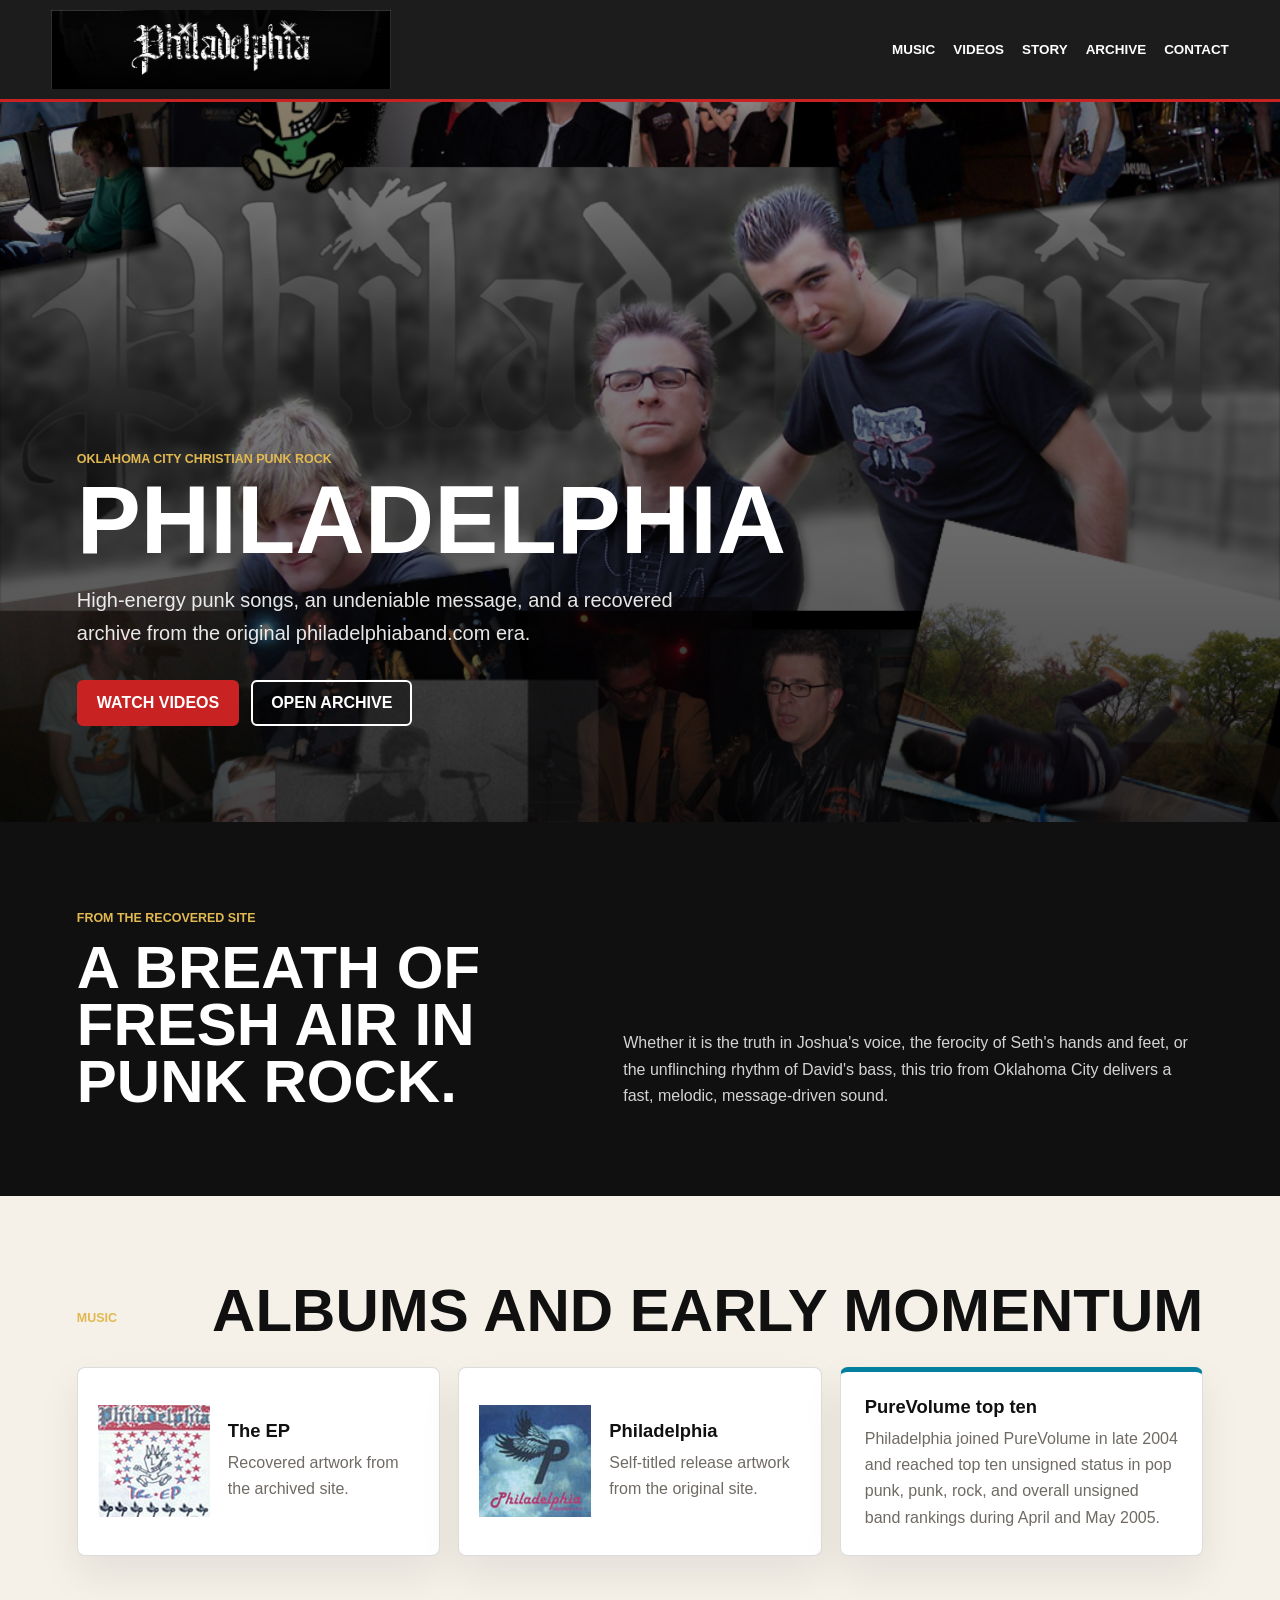
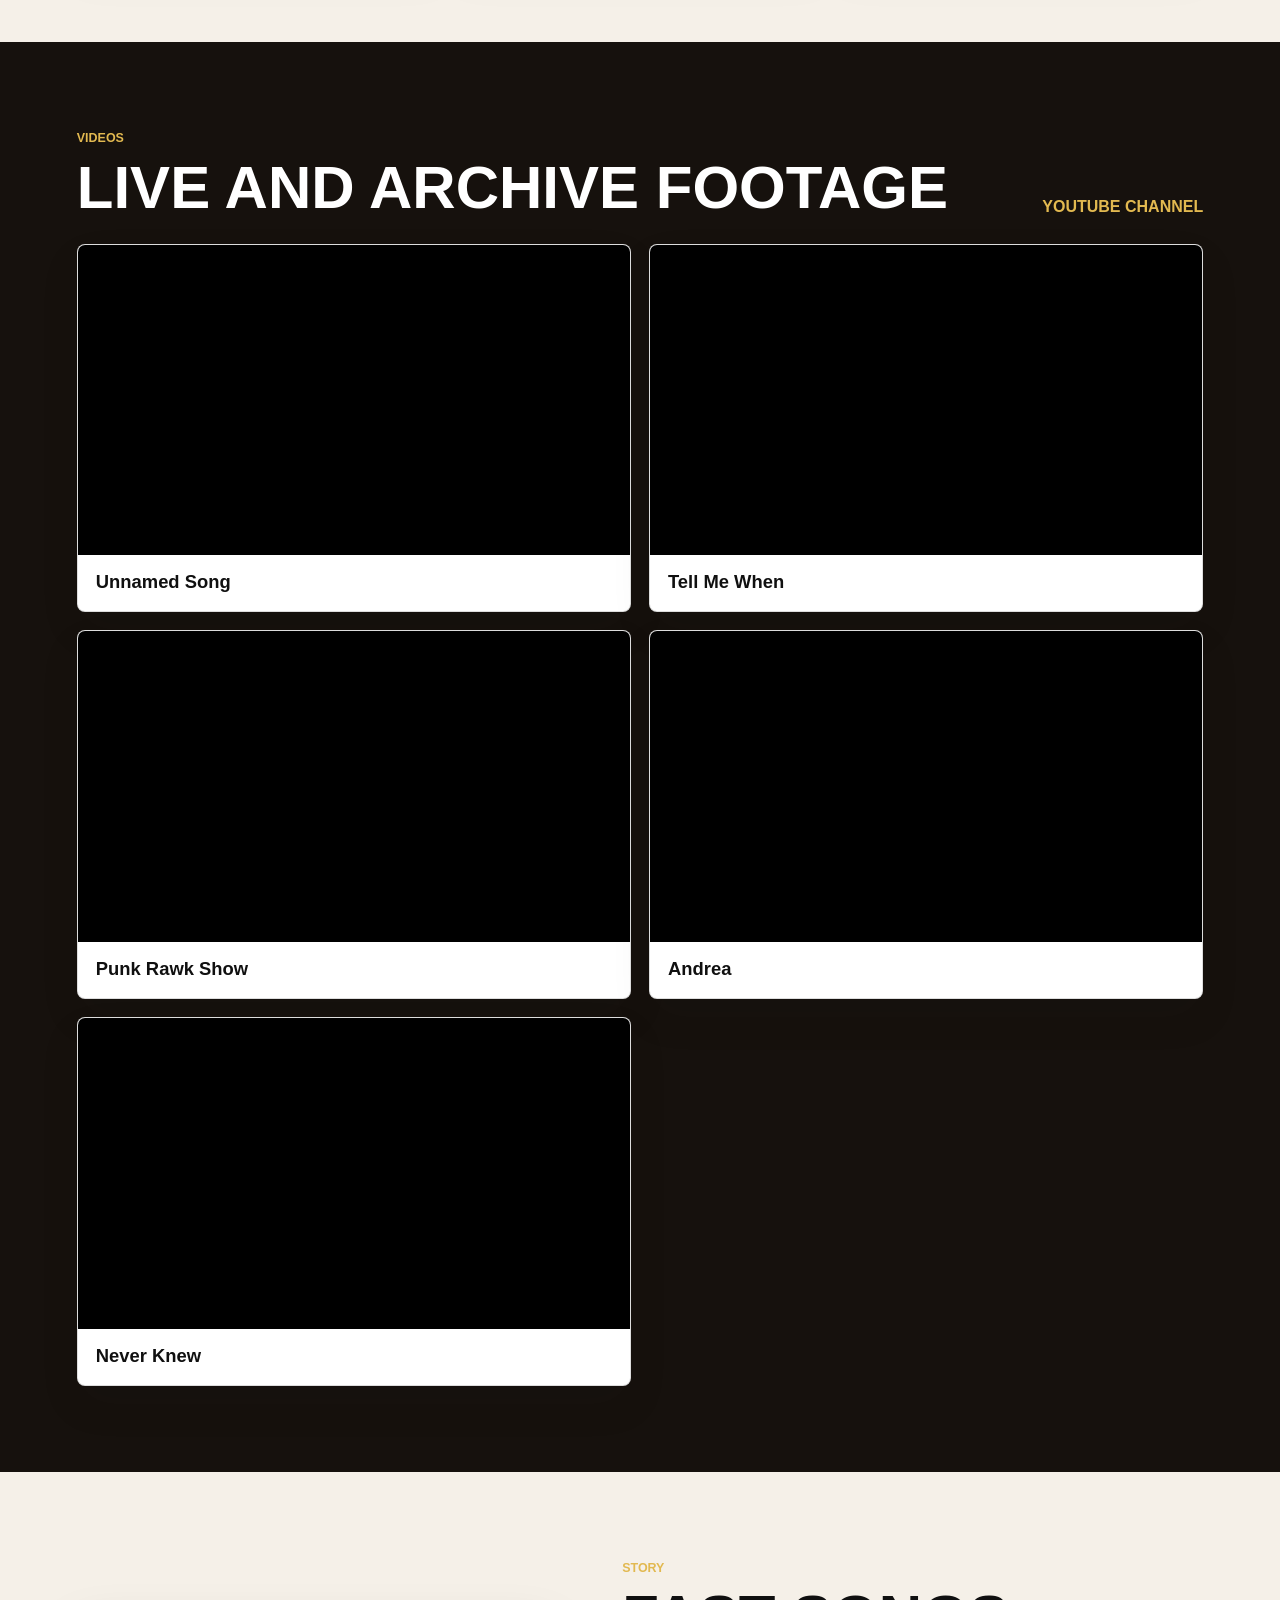
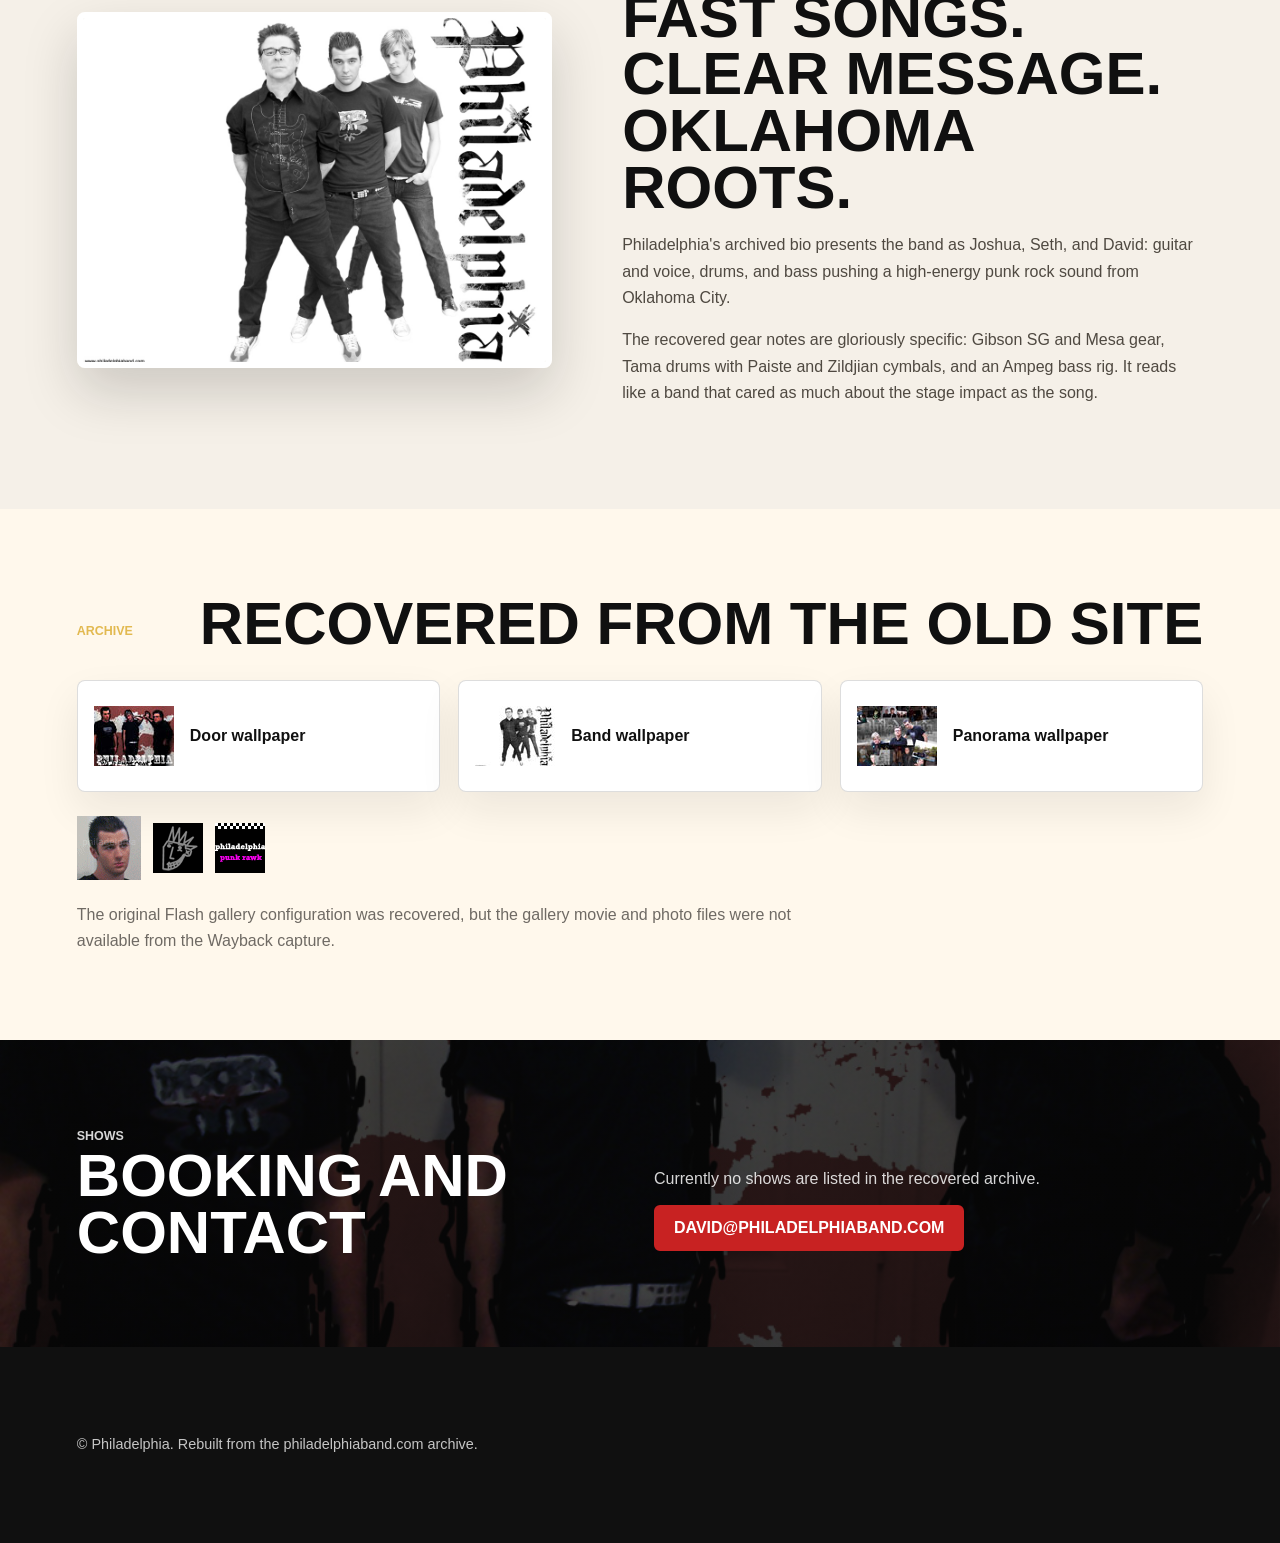
<file: index.html>
﻿<!doctype html>
<html lang="en">
<head>
  <!-- Google tag (gtag.js) -->
  <script async src="https://www.googletagmanager.com/gtag/js?id=G-EL8NYM6KD3"></script>
  <script>
    window.dataLayer = window.dataLayer || [];
    function gtag(){dataLayer.push(arguments);}
    gtag('js', new Date());

    gtag('config', 'G-EL8NYM6KD3');
  </script>
  <meta charset="utf-8">
  <meta name="viewport" content="width=device-width, initial-scale=1">
  <title>Philadelphia | Christian Punk Rock</title>
  <meta name="description" content="Philadelphia is a Christian punk rock band from Oklahoma City. Watch videos, view archived photos, and connect for booking.">
  <link rel="icon" href="favicon.ico">
  <link rel="stylesheet" href="css/site.css">
</head>
<body>
  <header class="site-header">
    <a class="brand" href="#top" aria-label="Philadelphia home">
      <img src="logo.jpg" alt="Philadelphia">
    </a>
    <nav aria-label="Main navigation">
      <a href="#music">Music</a>
      <a href="#videos">Videos</a>
      <a href="#story">Story</a>
      <a href="#archive">Archive</a>
      <a href="#contact">Contact</a>
    </nav>
  </header>

  <main id="top">
    <section class="hero" aria-labelledby="hero-title">
      <div class="hero-copy">
        <p class="eyebrow">Oklahoma City Christian punk rock</p>
        <h1 id="hero-title">Philadelphia</h1>
        <p class="lede">High-energy punk songs, an undeniable message, and a recovered archive from the original philadelphiaband.com era.</p>
        <div class="hero-actions" aria-label="Featured links">
          <a class="button primary" href="https://youtube.com/@philadelphiaband?si=bLuJcoprElDefecb">Watch Videos</a>
          <a class="button secondary" href="#archive">Open Archive</a>
        </div>
      </div>
    </section>

    <section class="intro band">
      <div>
        <p class="eyebrow">From the recovered site</p>
        <h2>A breath of fresh air in punk rock.</h2>
      </div>
      <p>Whether it is the truth in Joshua's voice, the ferocity of Seth's hands and feet, or the unflinching rhythm of David's bass, this trio from Oklahoma City delivers a fast, melodic, message-driven sound.</p>
    </section>

    <section id="music" class="section">
      <div class="section-heading">
        <p class="eyebrow">Music</p>
        <h2>Albums and early momentum</h2>
      </div>
      <div class="music-layout">
        <article class="album">
          <img src="ep_cover.jpg" alt="The EP cover">
          <div>
            <h3>The EP</h3>
            <p>Recovered artwork from the archived site.</p>
          </div>
        </article>
        <article class="album">
          <img src="selftitled_cover.jpg" alt="Philadelphia self-titled cover">
          <div>
            <h3>Philadelphia</h3>
            <p>Self-titled release artwork from the original site.</p>
          </div>
        </article>
        <article class="note">
          <h3>PureVolume top ten</h3>
          <p>Philadelphia joined PureVolume in late 2004 and reached top ten unsigned status in pop punk, punk, rock, and overall unsigned band rankings during April and May 2005.</p>
        </article>
      </div>
    </section>

    <section id="videos" class="section videos">
      <div class="section-heading">
        <div>
          <p class="eyebrow">Videos</p>
          <h2>Live and archive footage</h2>
        </div>
        <a class="text-link" href="https://youtube.com/@philadelphiaband?si=bLuJcoprElDefecb">YouTube channel</a>
      </div>
      <div class="video-grid">
        <article class="video">
          <iframe title="Philadelphia - Unnamed song" src="https://www.youtube.com/embed/eqzivdTowpg" allowfullscreen loading="lazy"></iframe>
          <h3>Unnamed Song</h3>
        </article>
        <article class="video">
          <iframe title="Philadelphia - Tell Me When" src="https://www.youtube.com/embed/-tlFke6F1Cs" allowfullscreen loading="lazy"></iframe>
          <h3>Tell Me When</h3>
        </article>
        <article class="video">
          <iframe title="Philadelphia - Punk Rawk Show" src="https://www.youtube.com/embed/e-irtYB_-iQ" allowfullscreen loading="lazy"></iframe>
          <h3>Punk Rawk Show</h3>
        </article>
        <article class="video">
          <iframe title="Philadelphia - Andrea" src="https://www.youtube.com/embed/i7uMzNpDGR8" allowfullscreen loading="lazy"></iframe>
          <h3>Andrea</h3>
        </article>
        <article class="video">
          <iframe title="Philadelphia - Never Knew" src="https://www.youtube.com/embed/_enDAt-eFoM" allowfullscreen loading="lazy"></iframe>
          <h3>Never Knew</h3>
        </article>
      </div>
    </section>

    <section id="story" class="story">
      <div class="story-image">
        <img src="downloads/guys_1024x768.jpg" alt="Philadelphia band wallpaper">
      </div>
      <div class="story-copy">
        <p class="eyebrow">Story</p>
        <h2>Fast songs. Clear message. Oklahoma roots.</h2>
        <p>Philadelphia's archived bio presents the band as Joshua, Seth, and David: guitar and voice, drums, and bass pushing a high-energy punk rock sound from Oklahoma City.</p>
        <p>The recovered gear notes are gloriously specific: Gibson SG and Mesa gear, Tama drums with Paiste and Zildjian cymbals, and an Ampeg bass rig. It reads like a band that cared as much about the stage impact as the song.</p>
      </div>
    </section>

    <section id="archive" class="section archive">
      <div class="section-heading">
        <p class="eyebrow">Archive</p>
        <h2>Recovered from the old site</h2>
      </div>
      <div class="archive-grid">
        <a class="asset" href="downloads/door_1024x768.jpg">
          <img src="_images/door_thumb.jpg" alt="Door wallpaper thumbnail">
          <span>Door wallpaper</span>
        </a>
        <a class="asset" href="downloads/guys_1024x768.jpg">
          <img src="_images/guys_thumb.jpg" alt="Band wallpaper thumbnail">
          <span>Band wallpaper</span>
        </a>
        <a class="asset" href="downloads/pano_1024x768.jpg">
          <img src="_images/pano_thumb.jpg" alt="Panorama wallpaper thumbnail">
          <span>Panorama wallpaper</span>
        </a>
      </div>
      <div class="icons-strip" aria-label="Recovered buddy icons">
        <img src="downloads/punx2.gif" alt="Philadelphia band buddy icon">
        <img src="downloads/punx.gif" alt="Punx buddy icon">
        <img src="downloads/punx1.gif" alt="Punk rawk buddy icon">
      </div>
      <p class="archive-note">The original Flash gallery configuration was recovered, but the gallery movie and photo files were not available from the Wayback capture.</p>
    </section>

    <section id="contact" class="contact">
      <div>
        <p class="eyebrow">Shows</p>
        <h2>Booking and contact</h2>
      </div>
      <div class="contact-actions">
        <p>Currently no shows are listed in the recovered archive.</p>
        <a class="button primary" href="mailto:david@philadelphiaband.com">david@philadelphiaband.com</a>
      </div>
    </section>
  </main>

  <footer>
    <p>&copy; Philadelphia. Rebuilt from the philadelphiaband.com archive.</p>
  </footer>
</body>
</html>
</file>
<file: css/site.css>
﻿:root {
  --ink: #101010;
  --paper: #f5f0e8;
  --white: #ffffff;
  --muted: #6f6a64;
  --red: #c82222;
  --red-dark: #8b1515;
  --gold: #e2b950;
  --blue: #047f9d;
  --line: rgba(16, 16, 16, 0.14);
  color-scheme: light;
}

* {
  box-sizing: border-box;
}

html {
  scroll-behavior: smooth;
}

body {
  margin: 0;
  font-family: Arial, Helvetica, sans-serif;
  color: var(--ink);
  background: var(--paper);
  overflow-x: hidden;
}

img {
  display: block;
  max-width: 100%;
}

a {
  color: inherit;
}

.site-header {
  position: sticky;
  top: 0;
  z-index: 10;
  display: flex;
  align-items: center;
  justify-content: space-between;
  gap: 24px;
  min-height: 72px;
  padding: 10px clamp(18px, 4vw, 56px);
  color: var(--white);
  background: rgba(10, 10, 10, 0.92);
  border-bottom: 3px solid var(--red);
}

.brand {
  width: clamp(190px, 28vw, 340px);
  text-decoration: none;
}

.brand img {
  width: 100%;
  height: auto;
}

nav {
  display: flex;
  flex-wrap: wrap;
  justify-content: flex-end;
  gap: 6px 18px;
  font-size: 0.84rem;
  font-weight: 800;
  letter-spacing: 0;
  text-transform: uppercase;
}

nav a,
.text-link {
  text-decoration: none;
}

nav a:hover,
.text-link:hover {
  color: var(--gold);
}

.hero {
  min-height: min(720px, 82svh);
  display: grid;
  align-items: end;
  padding: clamp(44px, 8vw, 96px) clamp(20px, 6vw, 88px);
  color: var(--white);
  background:
    linear-gradient(rgba(0, 0, 0, 0.36), rgba(0, 0, 0, 0.74)),
    url("../downloads/pano_1024x768.jpg") center / cover no-repeat;
}

.hero-copy {
  max-width: 860px;
}

.eyebrow {
  margin: 0 0 10px;
  color: var(--gold);
  font-size: 0.78rem;
  font-weight: 900;
  letter-spacing: 0;
  text-transform: uppercase;
}

h3,
p {
  overflow-wrap: anywhere;
}

h1 {
  margin: 0;
  font-size: 6rem;
  line-height: 0.86;
  letter-spacing: 0;
  text-transform: uppercase;
}

h2 {
  margin: 0;
  font-size: 3.75rem;
  line-height: 0.95;
  letter-spacing: 0;
  text-transform: uppercase;
}

h3 {
  margin: 0;
  font-size: 1.15rem;
  letter-spacing: 0;
}

p {
  font-size: 1rem;
  line-height: 1.65;
}

.lede {
  max-width: 660px;
  margin: 22px 0 0;
  font-size: 1.25rem;
  color: rgba(255, 255, 255, 0.9);
}

.hero-actions,
.contact-actions {
  display: flex;
  flex-wrap: wrap;
  align-items: center;
  gap: 12px;
  margin-top: 30px;
}

.button {
  display: inline-flex;
  align-items: center;
  justify-content: center;
  min-height: 44px;
  padding: 12px 18px;
  border: 2px solid currentColor;
  border-radius: 6px;
  font-weight: 900;
  text-decoration: none;
  text-transform: uppercase;
}

.button.primary {
  color: var(--white);
  background: var(--red);
  border-color: var(--red);
}

.button.primary:hover {
  background: var(--red-dark);
  border-color: var(--red-dark);
}

.button.secondary {
  color: var(--white);
  background: rgba(0, 0, 0, 0.34);
}

.intro,
.section,
.story,
.contact,
footer {
  padding: clamp(44px, 7vw, 86px) clamp(20px, 6vw, 88px);
}

.intro {
  display: grid;
  grid-template-columns: minmax(0, 0.9fr) minmax(280px, 1.1fr);
  gap: clamp(28px, 6vw, 72px);
  align-items: end;
  color: var(--white);
  background: var(--ink);
}

.intro p:last-child {
  margin: 0;
  color: rgba(255, 255, 255, 0.82);
}

.section-heading {
  display: flex;
  align-items: end;
  justify-content: space-between;
  gap: 18px;
  margin-bottom: 28px;
}

.music-layout {
  display: grid;
  grid-template-columns: repeat(3, minmax(0, 1fr));
  gap: 18px;
}

.album,
.note,
.video,
.asset {
  border: 1px solid var(--line);
  border-radius: 8px;
  background: var(--white);
  box-shadow: 0 18px 40px rgba(20, 20, 20, 0.08);
}

.album {
  display: grid;
  grid-template-columns: 112px minmax(0, 1fr);
  gap: 18px;
  align-items: center;
  min-height: 152px;
  padding: 20px;
}

.album img {
  width: 112px;
  height: 112px;
}

.album p,
.note p {
  margin: 8px 0 0;
  color: var(--muted);
}

.note {
  padding: 24px;
  border-top: 5px solid var(--blue);
}

.videos {
  color: var(--white);
  background: #16110d;
}

.videos .text-link {
  color: var(--gold);
  font-weight: 900;
  text-transform: uppercase;
}

.video-grid {
  display: grid;
  grid-template-columns: repeat(2, minmax(0, 1fr));
  gap: 18px;
}

.video {
  overflow: hidden;
  color: var(--ink);
}

.video iframe {
  display: block;
  width: 100%;
  aspect-ratio: 16 / 9;
  border: 0;
  background: #000;
}

.video h3 {
  padding: 16px 18px 18px;
}

.story {
  display: grid;
  grid-template-columns: minmax(260px, 0.9fr) minmax(280px, 1.1fr);
  gap: clamp(28px, 6vw, 70px);
  align-items: center;
}

.story-image img {
  width: 100%;
  aspect-ratio: 4 / 3;
  object-fit: cover;
  border-radius: 8px;
  border: 6px solid var(--white);
  box-shadow: 0 24px 54px rgba(20, 20, 20, 0.18);
}

.story-copy p:not(.eyebrow) {
  color: #4f4941;
}

.archive {
  background: #fff8ec;
}

.archive-grid {
  display: grid;
  grid-template-columns: repeat(3, minmax(0, 1fr));
  gap: 18px;
}

.asset {
  display: flex;
  align-items: center;
  gap: 16px;
  min-height: 112px;
  padding: 16px;
  font-weight: 900;
  text-decoration: none;
}

.asset:hover {
  border-color: var(--red);
}

.asset img {
  width: 80px;
  height: 60px;
  object-fit: cover;
}

.icons-strip {
  display: flex;
  align-items: center;
  gap: 12px;
  margin-top: 24px;
}

.icons-strip img {
  width: 50px;
  height: 50px;
  image-rendering: auto;
}

.icons-strip img:first-child {
  width: 64px;
  height: 64px;
}

.archive-note {
  max-width: 760px;
  margin: 22px 0 0;
  color: var(--muted);
}

.contact {
  display: grid;
  grid-template-columns: minmax(0, 1fr) minmax(280px, 1fr);
  gap: 28px;
  align-items: center;
  color: var(--white);
  background:
    linear-gradient(rgba(8, 8, 8, 0.74), rgba(8, 8, 8, 0.74)),
    url("../downloads/door_1024x768.jpg") center / cover no-repeat;
}

.contact p {
  margin: 0;
  color: rgba(255, 255, 255, 0.84);
}

footer {
  color: rgba(255, 255, 255, 0.76);
  background: var(--ink);
}

footer p {
  margin: 0;
  font-size: 0.9rem;
}

@media (max-width: 900px) {
  h1 {
    font-size: 4.5rem;
  }

  h2 {
    font-size: 2.75rem;
  }

  .site-header,
  .section-heading {
    align-items: flex-start;
    flex-direction: column;
  }

  nav {
    justify-content: flex-start;
  }

  .intro,
  .story,
  .contact,
  .music-layout,
  .archive-grid {
    grid-template-columns: 1fr;
  }

  .video-grid {
    grid-template-columns: 1fr;
  }

  .hero {
    min-height: 560px;
  }
}

@media (max-width: 560px) {
  h1 {
    font-size: 2.55rem;
  }

  h2 {
    font-size: 1.55rem;
  }

  .lede {
    max-width: 28ch;
    font-size: 1rem;
  }

  .site-header {
    position: static;
    padding: 10px 16px;
  }

  nav {
    gap: 6px 12px;
    font-size: 0.8rem;
  }

  .brand {
    width: min(100%, 300px);
  }

  .album,
  .asset {
    grid-template-columns: 1fr;
    align-items: start;
  }

  .album {
    display: block;
  }

  .album img {
    margin-bottom: 16px;
  }

  .asset {
    display: grid;
  }

  .button {
    width: 100%;
  }
}
</file>
